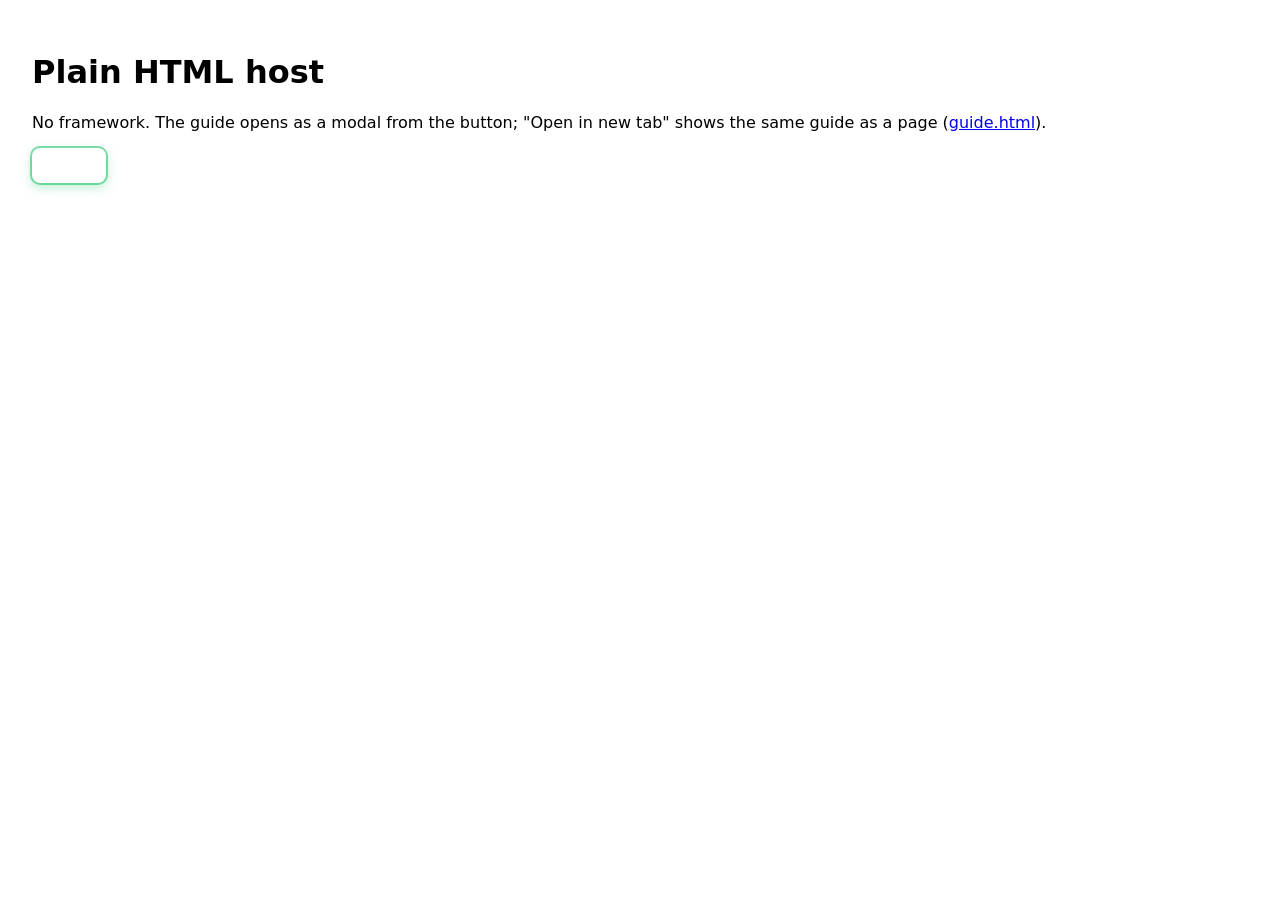
<file: template/shell/demo/index.html>
<!doctype html>
<html lang="en">
<head>
    <meta charset="utf-8">
    <title>gw-guide demo (modal)</title>
    <meta name="viewport" content="width=device-width, initial-scale=1">
    <link rel="stylesheet" href="../gw-guide.css">
    <style>body { font-family: system-ui, sans-serif; padding: 24px; } #openGuide { padding: 8px 16px; border-radius: 8px; cursor: pointer; }</style>
</head>
<body>
    <h1>Plain HTML host</h1>
    <p>No framework. The guide opens as a modal from the button; "Open in new tab" shows the same guide as a page (<a href="guide.html">guide.html</a>).</p>
    <button id="openGuide" type="button">Guide</button>
    <script src="../../guide-tour.template.js"></script>
    <script src="../gw-guide.js"></script>
    <script src="demo-guide.js"></script>
    <script>demoGuide('modal');</script>
</body>
</html>
</file>
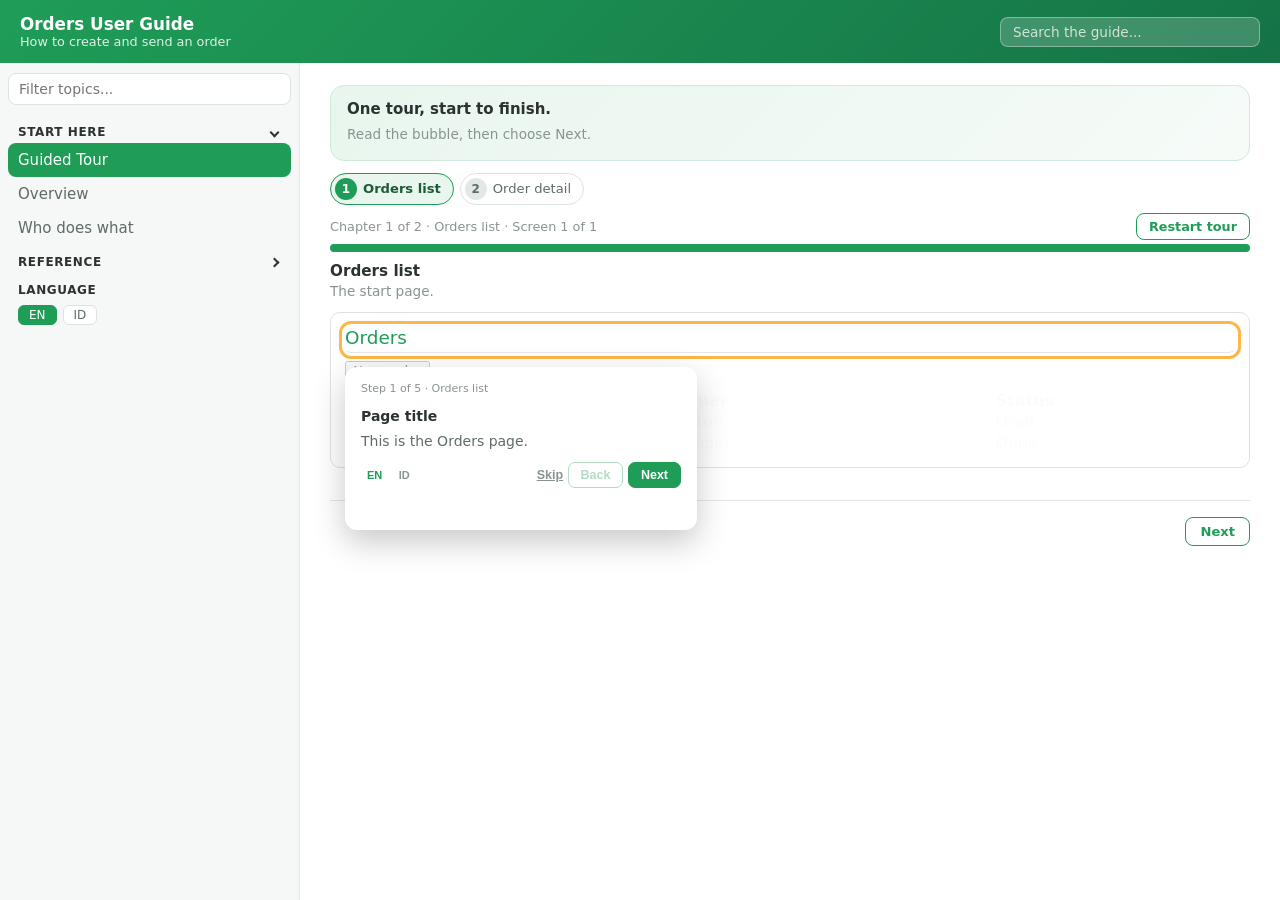
<file: template/shell/demo/guide.html>
<!doctype html>
<html lang="en">
<head>
    <meta charset="utf-8">
    <title>Orders User Guide</title>
    <meta name="viewport" content="width=device-width, initial-scale=1">
    <link rel="stylesheet" href="../gw-guide.css">
    <style>body { margin: 0; }</style>
</head>
<body>
    <div id="guideRoot"></div>
    <script src="../../guide-tour.template.js"></script>
    <script src="../gw-guide.js"></script>
    <script src="demo-guide.js"></script>
    <script>demoGuide('page');</script>
</body>
</html>
</file>
<file: template/shell/gw-guide.css>
/*! gw-guide 1.6.0 - framework-agnostic user guide shell (CSS). No Bootstrap/Vuexy/jQuery needed.
    Theme it with the --gw-* tokens (override them on :root or on .gw-overlay / .gw-root). Every class is prefixed gw-. */
.gw-overlay, .gw-root {
    --gw-accent: #1f9d57; --gw-accent-2: #157347; --gw-accent-soft: #e8f6ee; --gw-accent-line: #cfe9da; --gw-accent-ink: #1d5a37;
    --gw-text: #5e6b66; --gw-heading: #2b3230; --gw-muted: #8a948f; --gw-border: #e3e8e5; --gw-border-2: #dde4e0;
    --gw-nav-bg: #f6f8f7; --gw-nav-hover: #e9f1ec; --gw-radius: 14px; --gw-font: system-ui, -apple-system, "Segoe UI", Roboto, sans-serif;
    --gw-sec-max: none;
    --gw-nav-w: 300px; --gw-max-w: 1640px; --gw-body-h: 84vh; --gw-z: 20000;
    --gw-warn: #ff9f43; --gw-danger: #ea5455; --gw-info: #2f6fed; --gw-violet: #7367f0;
}
.gw-lock { overflow: hidden; }
.gw-overlay { position: fixed; inset: 0; z-index: var(--gw-z); background: rgba(20, 28, 25, .55); display: flex; align-items: center; justify-content: center; padding: 2vh 2vw; box-sizing: border-box; }
.gw-overlay[hidden] { display: none; }
.gw-modal { width: min(var(--gw-max-w), 96vw); max-height: 96vh; background: #fff; border-radius: var(--gw-radius); overflow: hidden; box-shadow: 0 20px 60px rgba(0, 0, 0, .35); }
.gw-root { font-family: var(--gw-font); color: var(--gw-text); box-sizing: border-box; }
.gw-root *, .gw-root *::before, .gw-root *::after { box-sizing: inherit; }
.gw-root button, .gw-root input { font-family: inherit; }
.gw-root [hidden] { display: none !important; }
.gw-standalone { height: 100vh; display: flex; flex-direction: column; background: #fff; }
.gw-standalone .gw-body { height: auto; flex: 1; min-height: 0; }

/* header */
.gw-head { display: flex; align-items: center; flex-wrap: wrap; gap: 10px; background: linear-gradient(135deg, var(--gw-accent) 0%, var(--gw-accent-2) 100%); color: #fff; padding: 14px 20px; }
.gw-head-ic { font-size: 1.6rem; }
.gw-head-t { margin-right: auto; min-width: 0; }
.gw-title { margin: 0; color: #fff; font-weight: 700; font-size: 1.05rem; }
.gw-sub { color: rgba(255, 255, 255, .85); font-size: .8rem; }
.gw-search { background: rgba(255, 255, 255, .18); border: 1px solid rgba(255, 255, 255, .35); color: #fff; border-radius: 8px; padding: 6px 12px; font-size: .85rem; width: 260px; }
.gw-search::placeholder { color: rgba(255, 255, 255, .75); }
.gw-search:focus { outline: none; background: rgba(255, 255, 255, .28); }
.gw-hbtn { display: inline-flex; align-items: center; gap: 6px; background: rgba(255, 255, 255, .18); border: 1px solid rgba(255, 255, 255, .4); color: #fff; border-radius: 8px; padding: 6px 12px; font-size: .82rem; font-weight: 600; cursor: pointer; }
.gw-hbtn:hover { background: rgba(255, 255, 255, .3); }
.gw-close { border: 0; background: rgba(255, 255, 255, .18); color: #fff; width: 32px; height: 32px; border-radius: 8px; font-size: 1.2rem; line-height: 1; cursor: pointer; }
.gw-close:hover { background: rgba(255, 255, 255, .3); }
.gw-ico-ext::before { content: "\2197"; font-weight: 700; }

/* body: menu + content */
.gw-body { display: flex; height: var(--gw-body-h); background: #fff; }
.gw-nav { width: var(--gw-nav-w); flex: 0 0 var(--gw-nav-w); overflow-y: auto; background: var(--gw-nav-bg); border-right: 1px solid var(--gw-border); padding: 10px 8px; }
.gw-navsearch { position: sticky; top: -10px; z-index: 2; background: var(--gw-nav-bg); margin: -10px -8px 4px; padding: 10px 8px 6px; }
.gw-navsearch input { width: 100%; border: 1px solid var(--gw-border-2); border-radius: 8px; background: #fff; padding: 7px 10px; font-size: .875rem; }
.gw-navsearch input:focus { outline: none; border-color: var(--gw-accent); box-shadow: 0 0 0 3px rgba(31, 157, 87, .15); }
.gw-navnone { color: var(--gw-muted); font-size: .85rem; padding: 14px 10px; text-align: center; }
.gw-grp { display: flex; justify-content: space-between; align-items: center; cursor: pointer; user-select: none; font-size: .75rem; font-weight: 600; letter-spacing: .05em; text-transform: uppercase; color: var(--gw-heading); padding: 10px 10px 4px; }
.gw-grp:hover { color: var(--gw-accent); }
.gw-chev { width: 7px; height: 7px; border-right: 2px solid currentColor; border-bottom: 2px solid currentColor; transform: rotate(45deg); transition: transform .2s; margin-right: 3px; }
.gw-group.collapsed .gw-chev { transform: rotate(-45deg); }
.gw-group.collapsed .gw-items { display: none; }
.gw-nav.searching .gw-items { display: block !important; }
.gw-nav.searching .gw-group.collapsed .gw-chev { transform: rotate(45deg); }
.gw-ni { display: flex; align-items: center; gap: 8px; width: 100%; text-align: left; border: 0; background: transparent; padding: 8px 10px; border-radius: 8px; font-size: .9375rem; color: var(--gw-text); cursor: pointer; }
.gw-ni:hover { background: var(--gw-nav-hover); }
.gw-ni.active { background: var(--gw-accent); color: #fff; font-weight: 500; }
.gw-ni > i { width: 18px; text-align: center; opacity: .85; }
.gw-lang { display: flex; gap: 6px; padding: 4px 10px; }
.gw-langbtn { border: 1px solid var(--gw-border-2); background: #fff; border-radius: 6px; padding: 2px 10px; font-size: .75rem; color: var(--gw-text); cursor: pointer; }
.gw-langbtn.on { background: var(--gw-accent); border-color: var(--gw-accent); color: #fff; }

.gw-main { flex: 1; min-width: 0; overflow-y: auto; padding: 22px 30px 30px; scroll-behavior: smooth; }
.gw-sec { display: none; max-width: var(--gw-sec-max); }   /* topics fill the whole content area; set --gw-sec-max (e.g. 1120px) for a narrower reading column */
.gw-sec.active { display: block; }
.gw-sec[data-gw-topic="tour"] { max-width: none; }
.gw-sec h2 { font-size: 1.5rem; font-weight: 500; color: var(--gw-heading); margin: 0 0 .35rem; }
.gw-sec h3 { font-size: 1.15rem; font-weight: 500; color: var(--gw-accent); margin: 1.5rem 0 .5rem; padding-bottom: 4px; border-bottom: 1px solid var(--gw-border); }
.gw-sec h4 { font-size: 1rem; font-weight: 500; color: var(--gw-heading); margin: 1.1rem 0 .35rem; }
.gw-sec p, .gw-sec li { font-size: .9375rem; line-height: 1.55; color: var(--gw-text); }
.gw-sec ul, .gw-sec ol { padding-left: 1.25rem; }
.gw-lead { font-size: 1rem; margin-bottom: 1rem; }
.gw-none { color: var(--gw-muted); padding: 30px 0; text-align: center; }
.gw-svg { display: block; width: 100%; height: auto; margin: .4rem 0 1rem; }   /* a flowchart drawn as inline SVG scales with the content width */
mark.gw-mark { background: #ffe58a; padding: 0 1px; border-radius: 2px; }
.gw-go { color: var(--gw-accent); cursor: pointer; text-decoration: underline; font-weight: 600; }

/* previous / next */
.gw-pn { display: flex; justify-content: space-between; margin-top: 2rem; padding-top: 1rem; border-top: 1px solid var(--gw-border); }
.gw-pn button { border: 1px solid var(--gw-accent); background: #fff; color: var(--gw-accent); border-radius: 8px; padding: 6px 14px; font-size: .82rem; font-weight: 600; cursor: pointer; }
.gw-pn button:hover { background: var(--gw-accent); color: #fff; }
.gw-pn button[disabled] { visibility: hidden; }

/* content building blocks */
.gw-table { width: 100%; font-size: .9rem; border-collapse: collapse; margin: .5rem 0 1rem; }
.gw-table th { background: #f3f5f4; color: var(--gw-heading); text-align: left; padding: 8px 12px; border: 1px solid var(--gw-border-2); font-weight: 500; }
.gw-table td { padding: 8px 12px; border: 1px solid var(--gw-border); vertical-align: top; }
.gw-table tr:nth-child(even) td { background: #fafcfb; }
.gw-tblwrap { overflow-x: auto; }
.gw-co { border-radius: 10px; padding: 10px 14px; margin: .8rem 0; font-size: .9rem; border-left: 4px solid; }
.gw-co.tip { background: #e8f6ee; border-color: #28c76f; color: #1d5a37; }
.gw-co.warn { background: #fff4e5; border-color: var(--gw-warn); color: #7a4a10; }
.gw-co.note { background: #e8f1fd; border-color: var(--gw-info); color: #1f4a99; }
.gw-co.ex { background: #f1efff; border-color: var(--gw-violet); color: #4a3fb3; }
.gw-co.stop { background: #fdecec; border-color: var(--gw-danger); color: #8a2b2c; }
.gw-b { display: inline-block; padding: 1px 9px; border-radius: 6px; font-size: .78rem; font-weight: 600; border: 1px solid; white-space: nowrap; }
.gw-b.green { background: var(--gw-accent); border-color: var(--gw-accent); color: #fff; }
.gw-b.yellow { background: #ffc107; border-color: #ffc107; color: #3b2f00; }
.gw-b.blue { background: var(--gw-info); border-color: var(--gw-info); color: #fff; }
.gw-b.red { background: #fff; border-color: var(--gw-danger); color: var(--gw-danger); }
.gw-b.grey { background: #fff; border-color: var(--gw-muted); color: var(--gw-text); }
.gw-flow { display: flex; flex-wrap: wrap; align-items: center; gap: 6px; margin: .8rem 0 1rem; }
.gw-flow .arr { color: var(--gw-muted); font-size: 1rem; }
.gw-flow .node { background: var(--gw-nav-bg); border: 1px solid var(--gw-border-2); border-radius: 10px; padding: 7px 12px; font-size: .8rem; font-weight: 600; text-align: center; }
.gw-flow .node.ok { background: var(--gw-accent); border-color: var(--gw-accent); color: #fff; }
.gw-flow .node.no { background: #fdecec; border-color: #f3b9b9; color: #b02a37; }

/* "in short" box + details toggle (one switch for every topic) */
.gw-short { background: #f1faf5; border: 1px solid var(--gw-accent-line); border-left: 4px solid var(--gw-accent); border-radius: 10px; padding: 10px 14px; margin: .2rem 0 .8rem; }
.gw-short .t { font-size: .72rem; font-weight: 700; letter-spacing: .06em; text-transform: uppercase; color: var(--gw-accent); margin-bottom: 2px; }
.gw-short ul { margin: 0; }
.gw-moretoggle { border: 1px solid var(--gw-accent); background: #fff; color: var(--gw-accent); border-radius: 8px; padding: 5px 14px; font-size: .82rem; font-weight: 600; margin: 0 0 .6rem; cursor: pointer; }
.gw-moretoggle:hover { background: var(--gw-accent); color: #fff; }
.gw-moretoggle .s-hide { display: none; }
.gw-main.gw-open .gw-moretoggle .s-show { display: none; }
.gw-main.gw-open .gw-moretoggle .s-hide { display: inline; }
.gw-more { display: none; }
.gw-main.gw-open .gw-more, .gw-main.searching .gw-more { display: block; }

/* role picker + step-by-step walkthrough */
.gw-roles { display: grid; grid-template-columns: repeat(auto-fill, minmax(210px, 1fr)); gap: 10px; margin: .8rem 0 1rem; }
.gw-role { text-align: left; border: 1px solid var(--gw-border-2); background: #fff; border-radius: 12px; padding: 12px 14px; cursor: pointer; transition: all .15s; }
.gw-role:hover { border-color: var(--gw-accent); transform: translateY(-2px); }
.gw-role.on { border-color: var(--gw-accent); background: var(--gw-accent-soft); box-shadow: 0 0 0 3px rgba(31, 157, 87, .15); }
.gw-role > i { font-size: 1.5rem; color: var(--gw-accent); display: block; margin-bottom: 4px; }
.gw-role .rt { display: block; font-weight: 600; color: var(--gw-heading); }
.gw-role .rd { display: block; font-size: .8rem; margin-top: 2px; }
.gw-walkhint { color: var(--gw-muted); text-align: center; padding: 18px 0; }
.gw-roles.picked ~ .gw-walkhint { display: none; }
.gw-walk { display: none; border: 1px solid var(--gw-accent-line); background: #f9fdfb; border-radius: 12px; padding: 12px 16px; margin-bottom: .8rem; }
.gw-walk.on { display: block; }
.gw-main.searching .gw-walk { display: block; }
.gw-wprog { display: flex; gap: 6px; margin: .2rem 0 .3rem; }
.gw-wprog span { flex: 1; height: 8px; border-radius: 4px; background: #e3e8e5; cursor: pointer; }
.gw-wprog span.done { background: #9bd5b5; }
.gw-wprog span.cur { background: var(--gw-accent); }
.gw-wcount { font-size: .8rem; color: var(--gw-muted); margin-bottom: .3rem; }
.gw-wstep { display: none; }
.gw-wstep.on, .gw-main.searching .gw-wstep { display: block; }
.gw-wstep h4 { font-size: 1.1rem; margin-top: .3rem; }
.gw-wnav { display: flex; justify-content: space-between; margin-top: .8rem; }
.gw-wnav button { border: 1px solid var(--gw-accent); background: #fff; color: var(--gw-accent); border-radius: 8px; padding: 6px 16px; font-size: .85rem; font-weight: 600; cursor: pointer; }
.gw-wnav button.wnext { background: var(--gw-accent); color: #fff; }
.gw-wnav button[disabled] { opacity: .35; pointer-events: none; }

/* Guided Tour topic */
.gw-hero { background: linear-gradient(135deg, var(--gw-accent-soft) 0%, #f6fbf8 100%); border: 1px solid var(--gw-accent-line); border-radius: 14px; padding: 12px 16px; margin-bottom: .7rem; }
.gw-hero p { margin: 0 0 3px; }
.gw-hero .gw-lead { font-weight: 600; color: var(--gw-heading); margin-bottom: 3px; }
.gw-hero .gw-how { font-size: .85rem; color: var(--gw-muted); }
.gw-chaps { display: flex; flex-wrap: wrap; gap: 6px; margin-bottom: .5rem; }
.gw-chap { display: inline-flex; align-items: center; gap: 6px; border: 1px solid var(--gw-border-2); background: #fff; border-radius: 999px; padding: 4px 12px 4px 4px; font-size: .82rem; color: var(--gw-text); cursor: pointer; }
.gw-chap span { display: inline-grid; place-items: center; width: 22px; height: 22px; border-radius: 50%; background: #e3e8e5; font-weight: 700; font-size: .75rem; }
.gw-chap:hover { border-color: var(--gw-accent); }
.gw-chap.on { border-color: var(--gw-accent); background: var(--gw-accent-soft); color: var(--gw-accent-ink); font-weight: 600; }
.gw-chap.on span { background: var(--gw-accent); color: #fff; }
.gw-tourtop { display: flex; justify-content: space-between; align-items: center; gap: 8px; flex-wrap: wrap; }
.gw-tcount { font-size: .8rem; color: var(--gw-muted); }
.gw-btn-sm { border: 1px solid var(--gw-accent); background: #fff; color: var(--gw-accent); border-radius: 8px; padding: 5px 12px; font-size: .8rem; font-weight: 600; cursor: pointer; }
.gw-btn-sm:hover { background: var(--gw-accent); color: #fff; }
.gw-tprog { display: flex; gap: 6px; margin: .3rem 0 .6rem; }
.gw-tprog span { flex: 1; height: 8px; border-radius: 4px; background: #e3e8e5; cursor: pointer; }
.gw-tprog span.done { background: #9bd5b5; }
.gw-tprog span.cur { background: var(--gw-accent); }
.gw-cap h6 { margin: .15rem 0 .1rem; font-weight: 700; font-size: .95rem; color: var(--gw-heading); }
.gw-cap p { margin: 0 0 .6rem; color: var(--gw-muted); font-size: .85rem; }
.gw-walkarea, .gw-walkarea > * { width: 100%; box-sizing: border-box; }
.gw-walkarea > [hidden] { display: none !important; }

/* trigger buttons: loud on purpose, the ring pulses until the guide has been opened once */
.gw-trigger { position: relative; background: linear-gradient(135deg, #28c76f 0%, var(--gw-accent) 100%) !important; color: #fff !important; border-color: transparent !important; font-weight: 700; box-shadow: 0 4px 12px rgba(40, 199, 111, .35); }
.gw-trigger:hover { transform: translateY(-2px); }
.gw-trigger.gw-pulse::after { content: ""; position: absolute; inset: -4px; border-radius: 10px; border: 2px solid rgba(40, 199, 111, .6); animation: gwPulse 1.8s ease-out infinite; pointer-events: none; }
@keyframes gwPulse { 0% { transform: scale(.96); opacity: .9; } 100% { transform: scale(1.12); opacity: 0; } }
@media (prefers-reduced-motion: reduce) { .gw-trigger.gw-pulse::after { animation: none; } .gw-main { scroll-behavior: auto; } }

@media (max-width: 991px) {
    .gw-body { flex-direction: column; height: 82vh; }
    .gw-nav { width: 100%; flex: 0 0 auto; max-height: 28%; border-right: 0; border-bottom: 1px solid var(--gw-border); }
    .gw-main { padding: 16px; }
    .gw-search { width: 100%; }
    .gw-roles { grid-template-columns: repeat(2, 1fr); }
}
</file>
